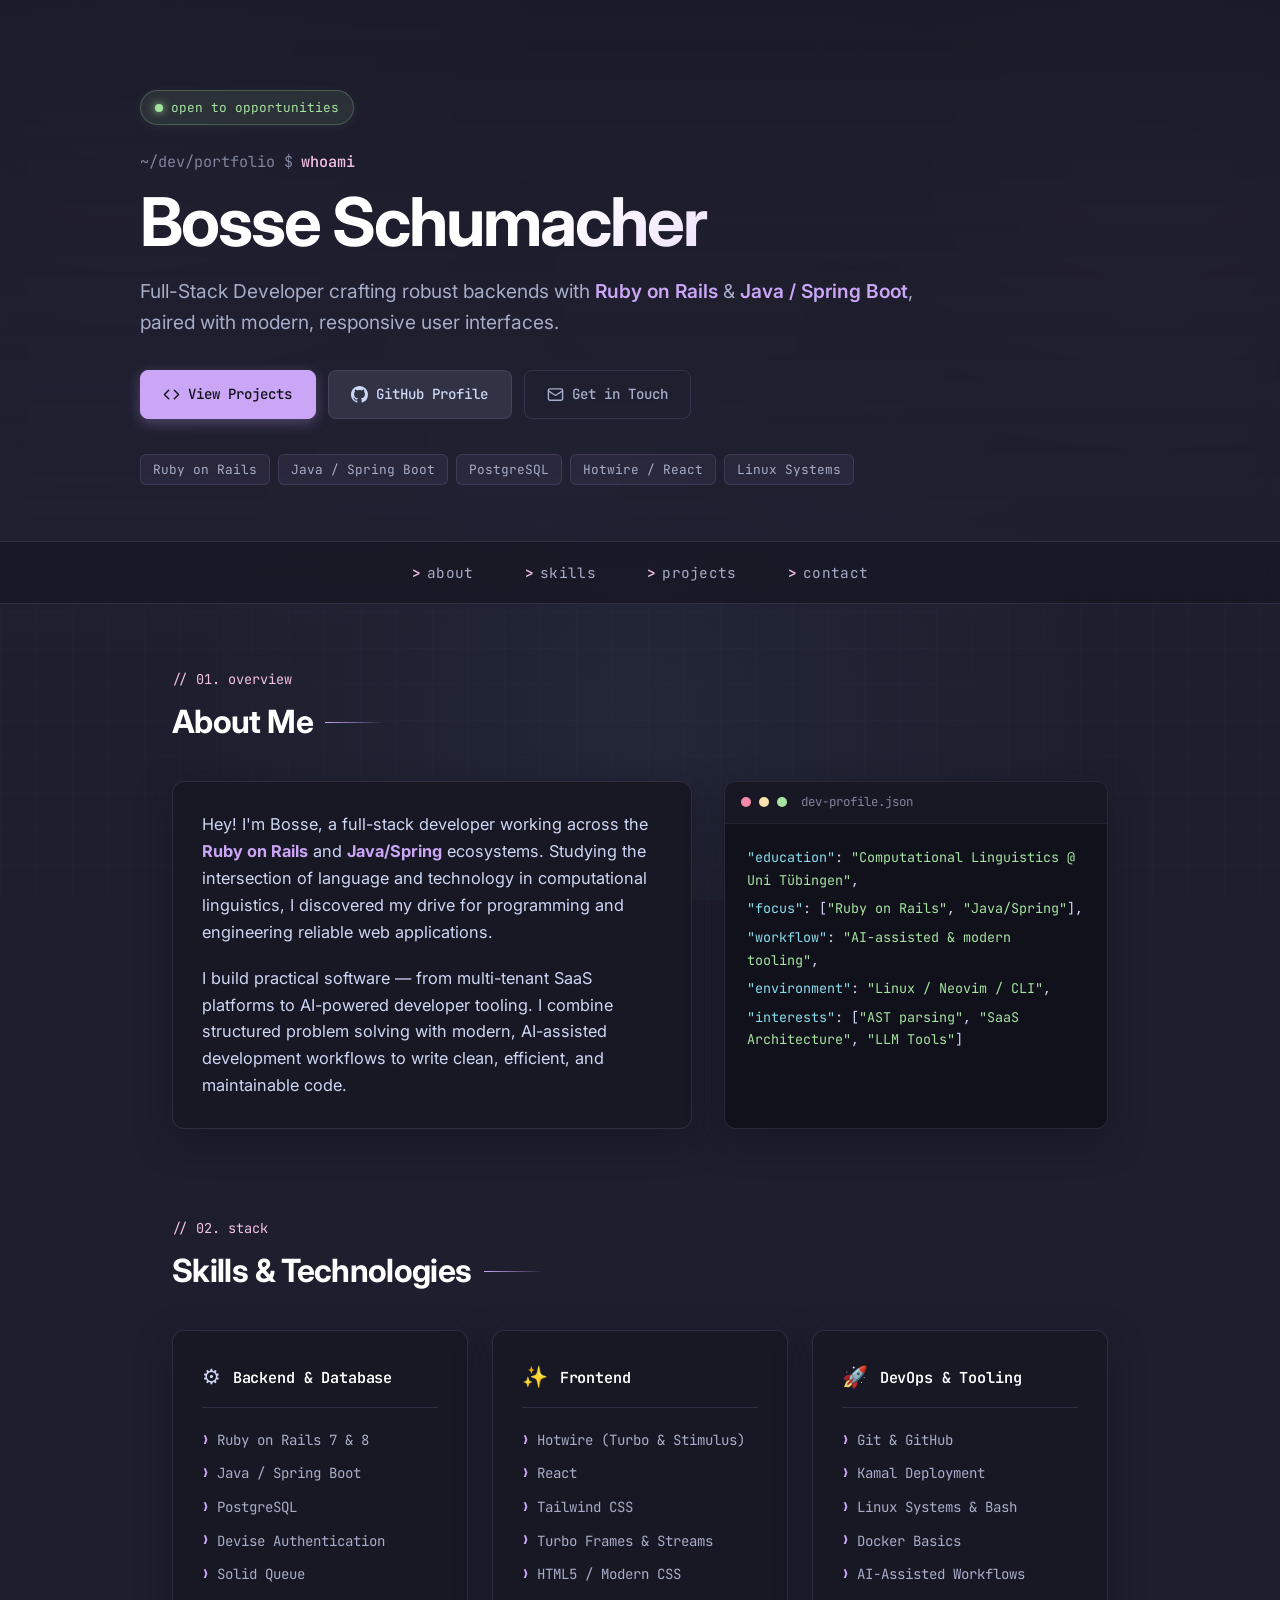
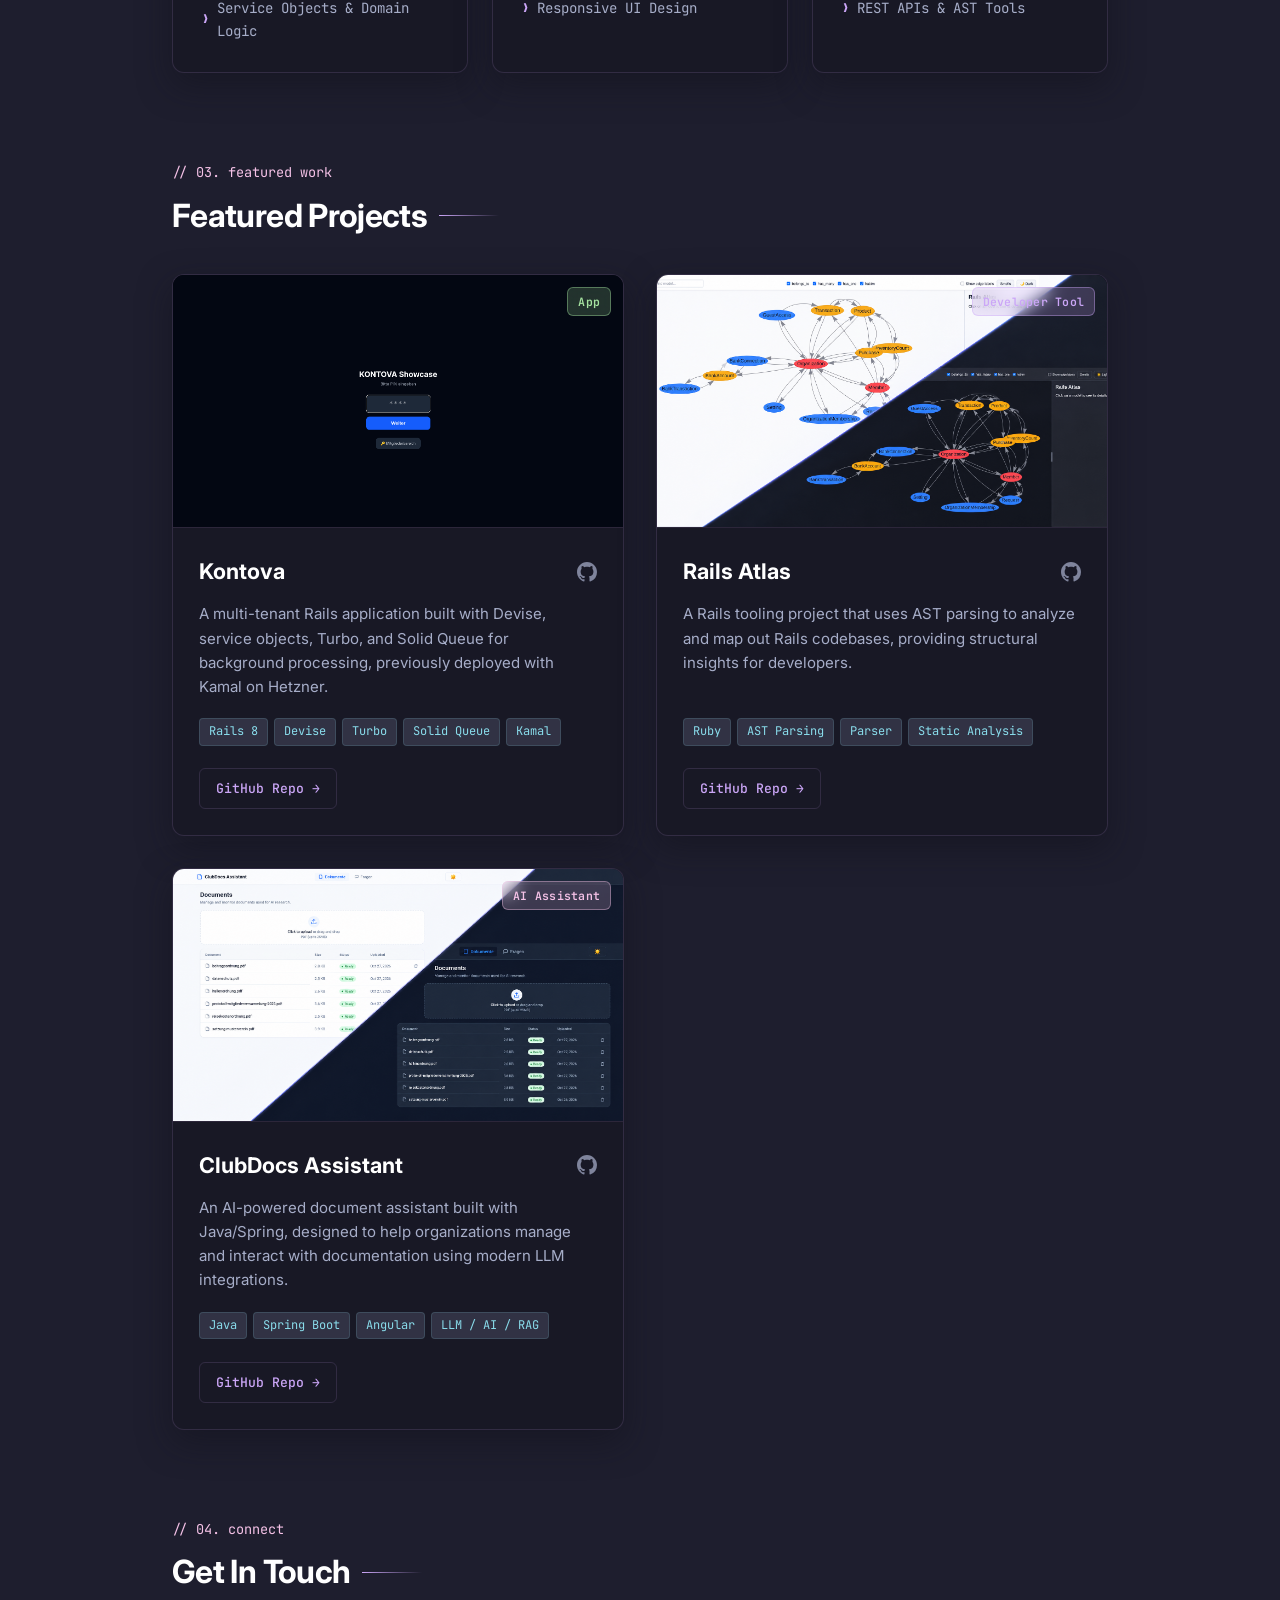
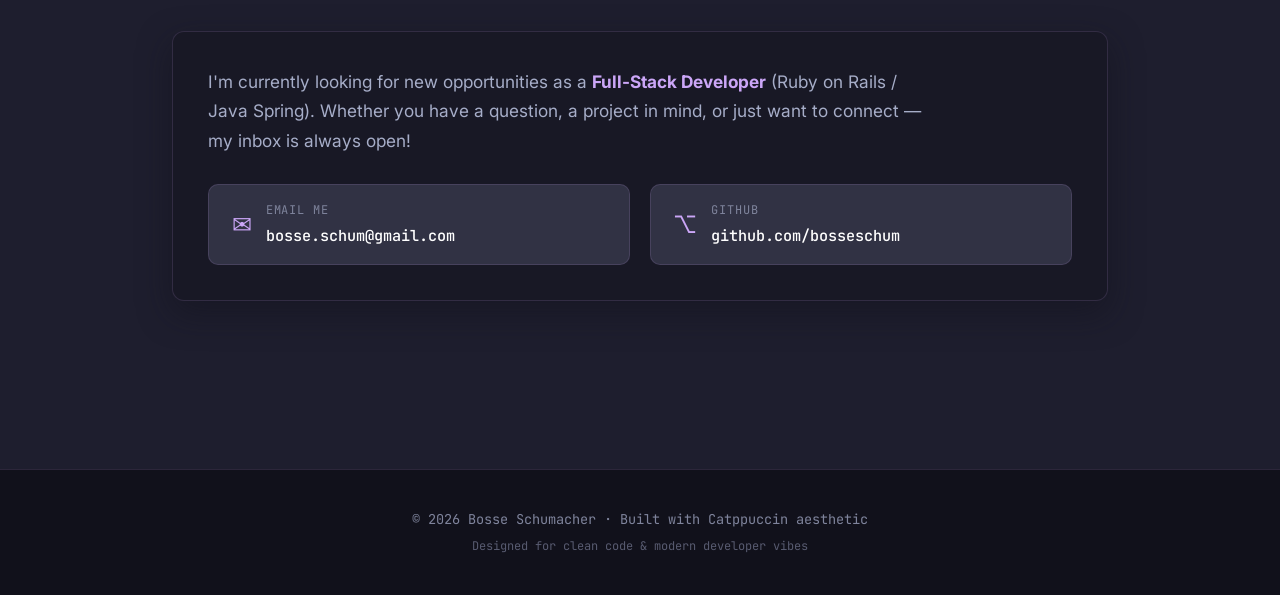
<file: index.html>
<!doctype html>
<html lang="en">
    <head>
        <meta charset="UTF-8" />
        <meta name="viewport" content="width=device-width, initial-scale=1.0" />
        <title>Bosse Schumacher &middot; Software Developer</title>
        <link rel="icon" type="image/svg+xml" href="./assets/favicon-bs.svg" />
        <link rel="preconnect" href="https://fonts.googleapis.com" />
        <link rel="preconnect" href="https://fonts.gstatic.com" crossorigin />
        <link
            href="https://fonts.googleapis.com/css2?family=Fira+Code:wght@400;500;600&family=Inter:wght@400;500;600;700&family=JetBrains+Mono:wght@400;500;600;700&display=swap"
            rel="stylesheet"
        />
        <link rel="stylesheet" href="style.css" />
    </head>

    <body>
        <header>
            <div class="header-inner">
                <div class="status-badge">
                    <span class="status-dot"></span>
                    <span>open to opportunities</span>
                </div>
                <div class="hero-intro">
                    <span class="prompt-prefix">~/dev/portfolio $</span>
                    <span class="typed-command">whoami</span>
                </div>
                <h1>Bosse Schumacher</h1>
                <p class="role">
                    Full-Stack Developer crafting robust backends with
                    <span class="highlight">Ruby on Rails</span> &amp;
                    <span class="highlight">Java / Spring Boot</span>, paired
                    with modern, responsive user interfaces.
                </p>

                <div class="quick-links">
                    <a href="#projects" class="btn btn-primary">
                        <svg class="btn-icon" viewBox="0 0 24 24" fill="none" stroke="currentColor" stroke-width="2" stroke-linecap="round" stroke-linejoin="round">
                            <polyline points="16 18 22 12 16 6"></polyline>
                            <polyline points="8 6 2 12 8 18"></polyline>
                        </svg>
                        View Projects
                    </a>
                    <a href="https://github.com/bosseschum" class="btn btn-secondary" target="_blank" rel="noopener noreferrer">
                        <svg class="btn-icon" viewBox="0 0 24 24" fill="currentColor">
                            <path d="M12 0C5.37 0 0 5.37 0 12c0 5.31 3.435 9.795 8.205 11.385.6.105.825-.255.825-.57 0-.285-.015-1.23-.015-2.235-3.015.555-3.795-.735-4.035-1.41-.135-.345-.72-1.41-1.23-1.695-.42-.225-1.02-.78-.015-.795.945-.015 1.62.87 1.845 1.23 1.08 1.815 2.805 1.305 3.495.99.105-.78.42-1.305.765-1.605-2.67-.3-5.46-1.335-5.46-5.925 0-1.305.465-2.385 1.23-3.225-.12-.3-.54-1.53.12-3.18 0 0 1.005-.315 3.3 1.23.96-.27 1.98-.405 3-.405s2.04.135 3 .405c2.295-1.56 3.3-1.23 3.3-1.23.66 1.65.24 2.88.12 3.18.765.84 1.23 1.905 1.23 3.225 0 4.605-2.805 5.625-5.475 5.925.435.375.81 1.095.81 2.22 0 1.605-.015 2.895-.015 3.3 0 .315.225.69.825.57A12.02 12.02 0 0024 12c0-6.63-5.37-12-12-12z"/>
                        </svg>
                        GitHub Profile
                    </a>
                    <a href="mailto:bosse.schum@gmail.com" class="btn btn-ghost">
                        <svg class="btn-icon" viewBox="0 0 24 24" fill="none" stroke="currentColor" stroke-width="2" stroke-linecap="round" stroke-linejoin="round">
                            <rect width="20" height="16" x="2" y="4" rx="2"></rect>
                            <path d="m22 7-8.97 5.7a1.94 1.94 0 0 1-2.06 0L2 7"></path>
                        </svg>
                        Get in Touch
                    </a>
                </div>

                <div class="tech-pills">
                    <span class="tech-pill">Ruby on Rails</span>
                    <span class="tech-pill">Java / Spring Boot</span>
                    <span class="tech-pill">PostgreSQL</span>
                    <span class="tech-pill">Hotwire / React</span>
                    <span class="tech-pill">Linux Systems</span>
                </div>
            </div>
        </header>

        <nav>
            <ul>
                <li>
                    <a href="#about"><span class="nav-symbol">&gt;</span> about</a>
                </li>
                <li>
                    <a href="#skills"><span class="nav-symbol">&gt;</span> skills</a>
                </li>
                <li>
                    <a href="#projects"><span class="nav-symbol">&gt;</span> projects</a>
                </li>
                <li>
                    <a href="#contact"><span class="nav-symbol">&gt;</span> contact</a>
                </li>
            </ul>
        </nav>

        <main class="container">
            <section id="about">
                <div class="section-header">
                    <span class="section-tag">// 01. overview</span>
                    <h2>About Me</h2>
                </div>
                <div class="about-content">
                    <div class="about-card main-bio">
                        <p>
                            Hey! I'm Bosse, a full-stack developer working across the
                            <strong>Ruby on Rails</strong> and <strong>Java/Spring</strong> ecosystems.
                            Studying the intersection of language and technology in computational linguistics,
                            I discovered my drive for programming and engineering reliable web applications.
                        </p>
                        <p>
                            I build practical software — from multi-tenant SaaS platforms to AI-powered developer tooling.
                            I combine structured problem solving with modern, AI-assisted development workflows to write clean,
                            efficient, and maintainable code.
                        </p>
                    </div>
                    <div class="about-card terminal-bio">
                        <div class="terminal-bar">
                            <span class="term-dot red"></span>
                            <span class="term-dot yellow"></span>
                            <span class="term-dot green"></span>
                            <span class="term-title">dev-profile.json</span>
                        </div>
                        <div class="terminal-body">
                            <div class="code-line"><span class="code-key">"education"</span>: <span class="code-str">"Computational Linguistics @ Uni Tübingen"</span>,</div>
                            <div class="code-line"><span class="code-key">"focus"</span>: [<span class="code-str">"Ruby on Rails"</span>, <span class="code-str">"Java/Spring"</span>],</div>
                            <div class="code-line"><span class="code-key">"workflow"</span>: <span class="code-str">"AI-assisted &amp; modern tooling"</span>,</div>
                            <div class="code-line"><span class="code-key">"environment"</span>: <span class="code-str">"Linux / Neovim / CLI"</span>,</div>
                            <div class="code-line"><span class="code-key">"interests"</span>: [<span class="code-str">"AST parsing"</span>, <span class="code-str">"SaaS Architecture"</span>, <span class="code-str">"LLM Tools"</span>]</div>
                        </div>
                    </div>
                </div>
            </section>

            <section id="skills">
                <div class="section-header">
                    <span class="section-tag">// 02. stack</span>
                    <h2>Skills &amp; Technologies</h2>
                </div>
                <div class="skills-grid">
                    <div class="skill-category">
                        <div class="skill-header">
                            <span class="skill-icon">⚙</span>
                            <h3>Backend &amp; Database</h3>
                        </div>
                        <ul class="skill-tags">
                            <li>Ruby on Rails 7 &amp; 8</li>
                            <li>Java / Spring Boot</li>
                            <li>PostgreSQL</li>
                            <li>Devise Authentication</li>
                            <li>Solid Queue</li>
                            <li>Service Objects &amp; Domain Logic</li>
                        </ul>
                    </div>
                    <div class="skill-category">
                        <div class="skill-header">
                            <span class="skill-icon">✨</span>
                            <h3>Frontend</h3>
                        </div>
                        <ul class="skill-tags">
                            <li>Hotwire (Turbo &amp; Stimulus)</li>
                            <li>React</li>
                            <li>Tailwind CSS</li>
                            <li>Turbo Frames &amp; Streams</li>
                            <li>HTML5 / Modern CSS</li>
                            <li>Responsive UI Design</li>
                        </ul>
                    </div>
                    <div class="skill-category">
                        <div class="skill-header">
                            <span class="skill-icon">🚀</span>
                            <h3>DevOps &amp; Tooling</h3>
                        </div>
                        <ul class="skill-tags">
                            <li>Git &amp; GitHub</li>
                            <li>Kamal Deployment</li>
                            <li>Linux Systems &amp; Bash</li>
                            <li>Docker Basics</li>
                            <li>AI-Assisted Workflows</li>
                            <li>REST APIs &amp; AST Tools</li>
                        </ul>
                    </div>
                </div>
            </section>

            <section id="projects">
                <div class="section-header">
                    <span class="section-tag">// 03. featured work</span>
                    <h2>Featured Projects</h2>
                </div>
                <div class="projects-grid">
                    <article class="project-card">
                        <div class="project-image-wrap">
                            <img
                                src="assets/kontova.png"
                                alt="Kontova project screenshot"
                                loading="lazy"
                            />
                            <div class="project-badge live-badge">App</div>
                        </div>
                        <div class="project-content">
                            <div class="project-top">
                                <h3>Kontova</h3>
                                <a
                                    href="https://github.com/bosseschum/kontova"
                                    class="repo-icon-link"
                                    target="_blank"
                                    rel="noopener noreferrer"
                                    aria-label="GitHub Repository"
                                >
                                    <svg viewBox="0 0 24 24" fill="currentColor">
                                        <path d="M12 0C5.37 0 0 5.37 0 12c0 5.31 3.435 9.795 8.205 11.385.6.105.825-.255.825-.57 0-.285-.015-1.23-.015-2.235-3.015.555-3.795-.735-4.035-1.41-.135-.345-.72-1.41-1.23-1.695-.42-.225-1.02-.78-.015-.795.945-.015 1.62.87 1.845 1.23 1.08 1.815 2.805 1.305 3.495.99.105-.78.42-1.305.765-1.605-2.67-.3-5.46-1.335-5.46-5.925 0-1.305.465-2.385 1.23-3.225-.12-.3-.54-1.53.12-3.18 0 0 1.005-.315 3.3 1.23.96-.27 1.98-.405 3-.405s2.04.135 3 .405c2.295-1.56 3.3-1.23 3.3-1.23.66 1.65.24 2.88.12 3.18.765.84 1.23 1.905 1.23 3.225 0 4.605-2.805 5.625-5.475 5.925.435.375.81 1.095.81 2.22 0 1.605-.015 2.895-.015 3.3 0 .315.225.69.825.57A12.02 12.02 0 0024 12c0-6.63-5.37-12-12-12z"/>
                                    </svg>
                                </a>
                            </div>
                            <p>
                                A multi-tenant Rails application built with
                                Devise, service objects, Turbo, and Solid Queue
                                for background processing, previously deployed with Kamal
                                on Hetzner.
                            </p>
                            <div class="project-tags">
                                <span>Rails 8</span>
                                <span>Devise</span>
                                <span>Turbo</span>
                                <span>Solid Queue</span>
                                <span>Kamal</span>
                            </div>
                            <div class="project-actions">
                                <a
                                    href="https://github.com/bosseschum/kontova"
                                    class="btn btn-card"
                                    target="_blank"
                                    rel="noopener noreferrer"
                                >
                                    GitHub Repo &rarr;
                                </a>
                            </div>
                        </div>
                    </article>

                    <article class="project-card">
                        <div class="project-image-wrap">
                            <img
                                src="assets/atlas.png"
                                alt="Rails Atlas project screenshot"
                                loading="lazy"
                            />
                            <div class="project-badge tool-badge">Developer Tool</div>
                        </div>
                        <div class="project-content">
                            <div class="project-top">
                                <h3>Rails Atlas</h3>
                                <a
                                    href="https://github.com/bosseschum/rails-atlas"
                                    class="repo-icon-link"
                                    target="_blank"
                                    rel="noopener noreferrer"
                                    aria-label="GitHub Repository"
                                >
                                    <svg viewBox="0 0 24 24" fill="currentColor">
                                        <path d="M12 0C5.37 0 0 5.37 0 12c0 5.31 3.435 9.795 8.205 11.385.6.105.825-.255.825-.57 0-.285-.015-1.23-.015-2.235-3.015.555-3.795-.735-4.035-1.41-.135-.345-.72-1.41-1.23-1.695-.42-.225-1.02-.78-.015-.795.945-.015 1.62.87 1.845 1.23 1.08 1.815 2.805 1.305 3.495.99.105-.78.42-1.305.765-1.605-2.67-.3-5.46-1.335-5.46-5.925 0-1.305.465-2.385 1.23-3.225-.12-.3-.54-1.53.12-3.18 0 0 1.005-.315 3.3 1.23.96-.27 1.98-.405 3-.405s2.04.135 3 .405c2.295-1.56 3.3-1.23 3.3-1.23.66 1.65.24 2.88.12 3.18.765.84 1.23 1.905 1.23 3.225 0 4.605-2.805 5.625-5.475 5.925.435.375.81 1.095.81 2.22 0 1.605-.015 2.895-.015 3.3 0 .315.225.69.825.57A12.02 12.02 0 0024 12c0-6.63-5.37-12-12-12z"/>
                                    </svg>
                                </a>
                            </div>
                            <p>
                                A Rails tooling project that uses AST parsing to
                                analyze and map out Rails codebases, providing structural insights for developers.
                            </p>
                            <div class="project-tags">
                                <span>Ruby</span>
                                <span>AST Parsing</span>
                                <span>Parser</span>
                                <span>Static Analysis</span>
                            </div>
                            <div class="project-actions">
                                <a
                                    href="https://github.com/bosseschum/rails-atlas"
                                    class="btn btn-card"
                                    target="_blank"
                                    rel="noopener noreferrer"
                                >
                                    GitHub Repo &rarr;
                                </a>
                            </div>
                        </div>
                    </article>

                    <article class="project-card">
                        <div class="project-image-wrap">
                            <img
                                src="assets/clubdocs-assistant.png"
                                alt="ClubDocs Assistant project screenshot"
                                loading="lazy"
                            />
                            <div class="project-badge ai-badge">AI Assistant</div>
                        </div>
                        <div class="project-content">
                            <div class="project-top">
                                <h3>ClubDocs Assistant</h3>
                                <a
                                    href="https://github.com/bosseschum/clubdocs-assistant"
                                    class="repo-icon-link"
                                    target="_blank"
                                    rel="noopener noreferrer"
                                    aria-label="GitHub Repository"
                                >
                                    <svg viewBox="0 0 24 24" fill="currentColor">
                                        <path d="M12 0C5.37 0 0 5.37 0 12c0 5.31 3.435 9.795 8.205 11.385.6.105.825-.255.825-.57 0-.285-.015-1.23-.015-2.235-3.015.555-3.795-.735-4.035-1.41-.135-.345-.72-1.41-1.23-1.695-.42-.225-1.02-.78-.015-.795.945-.015 1.62.87 1.845 1.23 1.08 1.815 2.805 1.305 3.495.99.105-.78.42-1.305.765-1.605-2.67-.3-5.46-1.335-5.46-5.925 0-1.305.465-2.385 1.23-3.225-.12-.3-.54-1.53.12-3.18 0 0 1.005-.315 3.3 1.23.96-.27 1.98-.405 3-.405s2.04.135 3 .405c2.295-1.56 3.3-1.23 3.3-1.23.66 1.65.24 2.88.12 3.18.765.84 1.23 1.905 1.23 3.225 0 4.605-2.805 5.625-5.475 5.925.435.375.81 1.095.81 2.22 0 1.605-.015 2.895-.015 3.3 0 .315.225.69.825.57A12.02 12.02 0 0024 12c0-6.63-5.37-12-12-12z"/>
                                    </svg>
                                </a>
                            </div>
                            <p>
                                An AI-powered document assistant built with
                                Java/Spring, designed to help organizations
                                manage and interact with documentation using modern LLM integrations.
                            </p>
                            <div class="project-tags">
                                <span>Java</span>
                                <span>Spring Boot</span>
                                <span>Angular</span>
                                <span>LLM / AI / RAG</span>
                            </div>
                            <div class="project-actions">
                                <a
                                    href="https://github.com/bosseschum/clubdocs-assistant"
                                    class="btn btn-card"
                                    target="_blank"
                                    rel="noopener noreferrer"
                                >
                                    GitHub Repo &rarr;
                                </a>
                            </div>
                        </div>
                    </article>
                </div>
            </section>

            <section id="contact">
                <div class="section-header">
                    <span class="section-tag">// 04. connect</span>
                    <h2>Get In Touch</h2>
                </div>
                <div class="contact-card">
                    <p class="lead">
                        I'm currently looking for new opportunities as a <strong>Full-Stack Developer</strong> (Ruby on Rails / Java Spring).
                        Whether you have a question, a project in mind, or just want to connect — my inbox is always open!
                    </p>
                    <div class="contact-links">
                        <a href="mailto:bosse.schum@gmail.com" class="contact-btn email-btn">
                            <span class="contact-btn-icon">✉</span>
                            <div>
                                <span class="contact-btn-label">Email Me</span>
                                <span class="contact-btn-val">bosse.schum@gmail.com</span>
                            </div>
                        </a>
                        <a href="https://github.com/bosseschum" class="contact-btn github-btn" target="_blank" rel="noopener noreferrer">
                            <span class="contact-btn-icon">⌥</span>
                            <div>
                                <span class="contact-btn-label">GitHub</span>
                                <span class="contact-btn-val">github.com/bosseschum</span>
                            </div>
                        </a>
                    </div>
                </div>
            </section>
        </main>

        <footer>
            <div class="footer-inner">
                <p>&copy; 2026 Bosse Schumacher &middot; Built with Catppuccin aesthetic</p>
                <p class="footer-sub">Designed for clean code &amp; modern developer vibes</p>
            </div>
        </footer>
    </body>
</html>
</file>
<file: style.css>
/* ==========================================================================
   Catppuccin Mocha Palette & Variables
   ========================================================================== */

:root {
    /* Catppuccin Mocha Core */
    --ctp-crust: #11111b;
    --ctp-mantle: #181825;
    --ctp-base: #1e1e2e;
    --ctp-surface0: #313244;
    --ctp-surface1: #45475a;
    --ctp-surface2: #585b70;
    --ctp-overlay0: #6c7086;
    --ctp-overlay1: #7f849c;
    --ctp-subtext0: #a6adc8;
    --ctp-subtext1: #bac2de;
    --ctp-text: #cdd6f4;

    /* Accents */
    --ctp-mauve: #cba6f7;
    --ctp-pink: #f5c2e7;
    --ctp-sapphire: #74c7ec;
    --ctp-sky: #89dceb;
    --ctp-teal: #94e2d5;
    --ctp-green: #a6e3a1;
    --ctp-yellow: #f9e2af;
    --ctp-peach: #fab387;
    --ctp-red: #f38ba8;
    --ctp-lavender: #b4befe;

    /* Semantic mappings */
    --bg-main: var(--ctp-base);
    --bg-card: var(--ctp-mantle);
    --bg-card-hover: var(--ctp-surface0);
    --border-dim: rgba(203, 166, 247, 0.14);
    --border-bright: rgba(203, 166, 247, 0.35);
    --accent-primary: var(--ctp-mauve);
    --accent-secondary: var(--ctp-pink);
    --accent-cyan: var(--ctp-sky);
    --accent-green: var(--ctp-green);
    --accent-peach: var(--ctp-peach);
    --text-primary: var(--ctp-text);
    --text-muted: var(--ctp-subtext0);
    --text-dim: var(--ctp-overlay1);

    /* Fonts */
    --font-sans: "Inter", -apple-system, BlinkMacSystemFont, "Segoe UI", Roboto, sans-serif;
    --font-mono: "JetBrains Mono", "Fira Code", monospace;

    /* Glows & Shadows */
    --glow-mauve: 0 0 24px rgba(203, 166, 247, 0.18);
    --glow-card: 0 12px 32px rgba(17, 17, 27, 0.5);
}

/* ==========================================================================
   Reset & Base Styles
   ========================================================================== */

* {
    margin: 0;
    padding: 0;
    box-sizing: border-box;
}

html {
    scroll-behavior: smooth;
}

body {
    font-family: var(--font-sans), serif;
    line-height: 1.65;
    color: var(--text-primary);
    background-color: var(--bg-main);
    background-image:
        radial-gradient(at 10% 10%, rgba(203, 166, 247, 0.08) 0px, transparent 50%),
        radial-gradient(at 90% 20%, rgba(245, 194, 231, 0.06) 0px, transparent 40%),
        radial-gradient(at 50% 80%, rgba(116, 199, 236, 0.05) 0px, transparent 50%),
        linear-gradient(rgba(203, 166, 247, 0.02) 1px, transparent 1px),
        linear-gradient(90deg, rgba(203, 166, 247, 0.02) 1px, transparent 1px);
    background-size: 100% 100%, 100% 100%, 100% 100%, 36px 36px, 36px 36px;
    background-attachment: fixed;
    -webkit-font-smoothing: antialiased;
    min-height: 100vh;
}

a {
    color: inherit;
    text-decoration: none;
}

::selection {
    background: var(--ctp-mauve);
    color: var(--ctp-crust);
}

:focus-visible {
    outline: 2px solid var(--accent-primary);
    outline-offset: 3px;
}

/* ==========================================================================
   Header / Hero Section
   ========================================================================== */

header {
    position: relative;
    padding: 90px 2rem 56px;
    border-bottom: 1px solid var(--border-dim);
    background: linear-gradient(180deg, rgba(24, 24, 37, 0.75) 0%, rgba(30, 30, 46, 0.4) 100%);
    backdrop-filter: blur(12px);
    -webkit-backdrop-filter: blur(12px);
    opacity: 0;
    transform: translateY(12px);
    animation: fadeInRise 0.6s cubic-bezier(0.16, 1, 0.3, 1) forwards;
}

@keyframes fadeInRise {
    to {
        opacity: 1;
        transform: translateY(0);
    }
}

.header-inner {
    max-width: 1000px;
    margin: 0 auto;
}

.status-badge {
    display: inline-flex;
    align-items: center;
    gap: 8px;
    padding: 6px 14px;
    background: rgba(166, 227, 161, 0.1);
    border: 1px solid rgba(166, 227, 161, 0.25);
    border-radius: 9999px;
    font-family: var(--font-mono);
    font-size: 0.8rem;
    color: var(--accent-green);
    margin-bottom: 24px;
    box-shadow: 0 2px 10px rgba(166, 227, 161, 0.08);
}

.status-dot {
    width: 8px;
    height: 8px;
    background: var(--accent-green);
    border-radius: 50%;
    box-shadow: 0 0 8px var(--accent-green);
    animation: pulseDot 2s infinite ease-in-out;
}

@keyframes pulseDot {
    0%, 100% { opacity: 1; transform: scale(1); }
    50% { opacity: 0.4; transform: scale(0.85); }
}

.hero-intro {
    font-family: var(--font-mono);
    font-size: 0.95rem;
    color: var(--accent-primary);
    margin-bottom: 12px;
    display: flex;
    align-items: center;
    gap: 8px;
}

.prompt-prefix {
    color: var(--ctp-overlay1);
}

.typed-command {
    color: var(--accent-secondary);
    font-weight: 500;
}

header h1 {
    font-family: var(--font-sans);
    font-weight: 700;
    font-size: clamp(2.5rem, 6.5vw, 4.2rem);
    letter-spacing: -0.03em;
    line-height: 1.08;
    color: #ffffff;
    margin-bottom: 1.1rem;
    background: linear-gradient(135deg, #ffffff 40%, var(--ctp-mauve) 100%);
    -webkit-background-clip: text;
    -webkit-text-fill-color: transparent;
}

header p.role {
    font-size: 1.2rem;
    color: var(--text-muted);
    max-width: 65ch;
    line-height: 1.6;
    margin-bottom: 2rem;
}

.highlight {
    color: var(--ctp-mauve);
    font-weight: 600;
}

.quick-links {
    display: flex;
    flex-wrap: wrap;
    gap: 12px;
    margin-bottom: 2.2rem;
}

.btn {
    display: inline-flex;
    align-items: center;
    gap: 8px;
    padding: 0.75rem 1.4rem;
    border-radius: 8px;
    font-family: var(--font-mono);
    font-size: 0.88rem;
    font-weight: 500;
    cursor: pointer;
    transition: all 0.22s ease;
    text-decoration: none;
}

.btn-icon {
    width: 17px;
    height: 17px;
}

.btn-primary {
    background: var(--accent-primary);
    color: var(--ctp-crust);
    border: 1px solid var(--accent-primary);
    box-shadow: 0 4px 14px rgba(203, 166, 247, 0.3);
}

.btn-primary:hover {
    background: #d8b4fe;
    box-shadow: 0 6px 20px rgba(203, 166, 247, 0.45);
    transform: translateY(-2px);
}

.btn-secondary {
    background: var(--ctp-surface0);
    color: var(--text-primary);
    border: 1px solid var(--border-dim);
}

.btn-secondary:hover {
    background: var(--ctp-surface1);
    border-color: var(--border-bright);
    color: #ffffff;
    transform: translateY(-2px);
}

.btn-ghost {
    background: transparent;
    color: var(--text-muted);
    border: 1px solid var(--border-dim);
}

.btn-ghost:hover {
    background: rgba(203, 166, 247, 0.08);
    color: var(--accent-primary);
    border-color: var(--accent-primary);
    transform: translateY(-2px);
}

.tech-pills {
    display: flex;
    flex-wrap: wrap;
    gap: 8px;
}

.tech-pill {
    font-family: var(--font-mono);
    font-size: 0.8rem;
    padding: 4px 12px;
    background: rgba(203, 166, 247, 0.06);
    border: 1px solid var(--border-dim);
    color: var(--text-muted);
    border-radius: 6px;
    transition: border-color 0.2s, color 0.2s;
}

.tech-pill:hover {
    border-color: var(--accent-primary);
    color: var(--accent-primary);
}

/* ==========================================================================
   Navigation
   ========================================================================== */

nav {
    background: rgba(24, 24, 37, 0.85);
    padding: 0.9rem 1rem;
    position: sticky;
    top: 0;
    z-index: 100;
    border-bottom: 1px solid var(--border-dim);
    backdrop-filter: blur(12px);
    -webkit-backdrop-filter: blur(12px);
}

nav ul {
    list-style: none;
    display: flex;
    justify-content: center;
    gap: 2.2rem;
    flex-wrap: wrap;
    max-width: 1000px;
    margin: 0 auto;
}

nav a {
    color: var(--text-muted);
    font-family: var(--font-mono);
    font-size: 0.9rem;
    letter-spacing: 0.02em;
    transition: color 0.2s, transform 0.2s;
    display: inline-flex;
    align-items: center;
    gap: 6px;
    padding: 4px 8px;
    border-radius: 4px;
}

.nav-symbol {
    color: var(--accent-secondary);
    font-weight: 600;
}

nav a:hover {
    color: var(--accent-primary);
    background: rgba(203, 166, 247, 0.08);
}

/* ==========================================================================
   Main Container & Layout
   ========================================================================== */

.container {
    max-width: 1000px;
    margin: 0 auto;
    padding: 4rem 2rem 5rem;
}

section {
    margin-bottom: 5.5rem;
}

.section-header {
    margin-bottom: 2rem;
}

.section-tag {
    font-family: var(--font-mono);
    font-size: 0.85rem;
    color: var(--accent-secondary);
    display: block;
    margin-bottom: 6px;
}

h2 {
    font-family: var(--font-sans);
    font-weight: 700;
    font-size: 2rem;
    letter-spacing: -0.02em;
    color: #ffffff;
    display: inline-flex;
    align-items: center;
    gap: 12px;
}

h2::after {
    content: "";
    height: 1px;
    width: 60px;
    background: linear-gradient(90deg, var(--accent-primary), transparent);
}

/* ==========================================================================
   About Section
   ========================================================================== */

.about-content {
    display: grid;
    grid-template-columns: 1.15fr 0.85fr;
    gap: 2rem;
    align-items: stretch;
}

.about-card {
    background: var(--bg-card);
    border: 1px solid var(--border-dim);
    border-radius: 12px;
    padding: 1.8rem;
    box-shadow: var(--glow-card);
}

.main-bio {
    display: flex;
    flex-direction: column;
    justify-content: center;
    gap: 1.2rem;
    font-size: 1.02rem;
    color: var(--text-primary);
}

.main-bio strong {
    color: var(--accent-primary);
}

.terminal-bio {
    background: var(--ctp-crust);
    padding: 0;
    overflow: hidden;
    display: flex;
    flex-direction: column;
}

.terminal-bar {
    background: var(--ctp-mantle);
    padding: 10px 16px;
    border-bottom: 1px solid rgba(255, 255, 255, 0.05);
    display: flex;
    align-items: center;
    gap: 8px;
}

.term-dot {
    width: 10px;
    height: 10px;
    border-radius: 50%;
}

.term-dot.red { background: var(--ctp-red); }
.term-dot.yellow { background: var(--ctp-yellow); }
.term-dot.green { background: var(--ctp-green); }

.term-title {
    font-family: var(--font-mono);
    font-size: 0.78rem;
    color: var(--text-dim);
    margin-left: 6px;
}

.terminal-body {
    padding: 1.4rem;
    font-family: var(--font-mono);
    font-size: 0.84rem;
    line-height: 1.7;
    flex: 1;
}

.code-line {
    margin-bottom: 0.35rem;
    word-break: break-word;
}

.code-key {
    color: var(--accent-cyan);
}

.code-str {
    color: var(--accent-green);
}

/* ==========================================================================
   Skills Section
   ========================================================================== */

.skills-grid {
    display: grid;
    grid-template-columns: repeat(auto-fit, minmax(280px, 1fr));
    gap: 1.5rem;
}

.skill-category {
    background: var(--bg-card);
    border: 1px solid var(--border-dim);
    border-radius: 12px;
    padding: 1.8rem;
    transition: transform 0.25s ease, border-color 0.25s ease, box-shadow 0.25s ease;
    box-shadow: var(--glow-card);
}

.skill-category:hover {
    transform: translateY(-4px);
    border-color: var(--border-bright);
    box-shadow: var(--glow-mauve);
}

.skill-header {
    display: flex;
    align-items: center;
    gap: 12px;
    margin-bottom: 1.3rem;
    border-bottom: 1px solid var(--border-dim);
    padding-bottom: 0.8rem;
}

.skill-icon {
    font-size: 1.3rem;
}

.skill-category h3 {
    font-family: var(--font-mono);
    font-size: 0.95rem;
    font-weight: 600;
    color: #ffffff;
    letter-spacing: -0.01em;
}

.skill-tags {
    list-style: none;
    display: flex;
    flex-direction: column;
    gap: 0.65rem;
}

.skill-tags li {
    font-family: var(--font-mono);
    font-size: 0.88rem;
    color: var(--text-muted);
    display: flex;
    align-items: center;
    gap: 8px;
}

.skill-tags li::before {
    content: "❯";
    color: var(--accent-primary);
    font-size: 0.75rem;
}

/* ==========================================================================
   Projects Section
   ========================================================================== */

.projects-grid {
    display: grid;
    grid-template-columns: repeat(auto-fit, minmax(300px, 1fr));
    gap: 2rem;
}

.project-card {
    background: var(--bg-card);
    border: 1px solid var(--border-dim);
    border-radius: 12px;
    overflow: hidden;
    display: flex;
    flex-direction: column;
    transition: transform 0.28s ease, border-color 0.28s ease, box-shadow 0.28s ease;
    box-shadow: var(--glow-card);
}

.project-card:hover {
    transform: translateY(-6px);
    border-color: var(--border-bright);
    box-shadow: 0 16px 36px rgba(17, 17, 27, 0.7), var(--glow-mauve);
}

.project-image-wrap {
    position: relative;
    width: 100%;
    aspect-ratio: 16 / 9;
    background: var(--ctp-crust);
    overflow: hidden;
    border-bottom: 1px solid var(--border-dim);
}

.project-image-wrap img {
    width: 100%;
    height: 100%;
    object-fit: cover;
    transition: transform 0.45s ease;
}

.project-card:hover .project-image-wrap img {
    transform: scale(1.05);
}

.project-badge {
    position: absolute;
    top: 12px;
    right: 12px;
    padding: 4px 10px;
    border-radius: 6px;
    font-family: var(--font-mono);
    font-size: 0.72rem;
    font-weight: 600;
    letter-spacing: 0.02em;
    backdrop-filter: blur(8px);
}

.live-badge {
    background: rgba(166, 227, 161, 0.2);
    border: 1px solid rgba(166, 227, 161, 0.4);
    color: var(--accent-green);
}

.tool-badge {
    background: rgba(203, 166, 247, 0.2);
    border: 1px solid rgba(203, 166, 247, 0.4);
    color: var(--accent-primary);
}

.ai-badge {
    background: rgba(245, 194, 231, 0.2);
    border: 1px solid rgba(245, 194, 231, 0.4);
    color: var(--accent-secondary);
}

.project-content {
    padding: 1.6rem;
    display: flex;
    flex-direction: column;
    flex: 1;
}

.project-top {
    display: flex;
    align-items: center;
    justify-content: space-between;
    margin-bottom: 0.8rem;
}

.project-top h3 {
    font-family: var(--font-sans);
    font-weight: 700;
    font-size: 1.35rem;
    color: #ffffff;
}

.repo-icon-link {
    color: var(--text-dim);
    transition: color 0.2s, transform 0.2s;
    display: flex;
    align-items: center;
}

.repo-icon-link svg {
    width: 20px;
    height: 20px;
}

.repo-icon-link:hover {
    color: var(--accent-primary);
    transform: scale(1.15);
}

.project-content p {
    color: var(--text-muted);
    font-size: 0.94rem;
    line-height: 1.6;
    margin-bottom: 1.2rem;
    flex: 1;
}

.project-tags {
    display: flex;
    flex-wrap: wrap;
    gap: 6px;
    margin-bottom: 1.4rem;
}

.project-tags span {
    font-family: var(--font-mono);
    font-size: 0.75rem;
    padding: 3px 9px;
    background: var(--ctp-surface0);
    color: var(--accent-cyan);
    border: 1px solid rgba(137, 220, 235, 0.15);
    border-radius: 4px;
}

.project-actions {
    margin-top: auto;
}

.btn-card {
    display: inline-flex;
    align-items: center;
    padding: 0.55rem 1rem;
    background: transparent;
    color: var(--accent-primary);
    border: 1px solid var(--border-dim);
    border-radius: 6px;
    font-family: var(--font-mono);
    font-size: 0.82rem;
    font-weight: 500;
    transition: all 0.2s ease;
}

.btn-card:hover {
    background: rgba(203, 166, 247, 0.12);
    border-color: var(--accent-primary);
    transform: translateX(3px);
}

/* ==========================================================================
   Contact Section
   ========================================================================== */

.contact-card {
    background: var(--bg-card);
    border: 1px solid var(--border-dim);
    border-radius: 12px;
    padding: 2.2rem;
    box-shadow: var(--glow-card);
}

.contact-card p.lead {
    font-size: 1.08rem;
    color: var(--text-muted);
    max-width: 65ch;
    margin-bottom: 1.8rem;
    line-height: 1.7;
}

.contact-card strong {
    color: var(--accent-primary);
}

.contact-links {
    display: flex;
    flex-wrap: wrap;
    gap: 1.2rem;
}

.contact-btn {
    display: flex;
    align-items: center;
    gap: 14px;
    padding: 1rem 1.4rem;
    background: var(--ctp-surface0);
    border: 1px solid var(--border-dim);
    border-radius: 10px;
    text-decoration: none;
    transition: all 0.22s ease;
    flex: 1;
    min-width: 240px;
}

.contact-btn:hover {
    background: var(--ctp-surface1);
    border-color: var(--accent-primary);
    transform: translateY(-3px);
    box-shadow: var(--glow-mauve);
}

.contact-btn-icon {
    font-size: 1.5rem;
    color: var(--accent-primary);
}

.contact-btn-label {
    display: block;
    font-family: var(--font-mono);
    font-size: 0.75rem;
    text-transform: uppercase;
    letter-spacing: 0.08em;
    color: var(--text-dim);
    margin-bottom: 2px;
}

.contact-btn-val {
    display: block;
    font-family: var(--font-mono);
    font-size: 0.95rem;
    color: #ffffff;
    font-weight: 500;
}

/* ==========================================================================
   Footer
   ========================================================================== */

footer {
    background: var(--ctp-crust);
    color: var(--text-dim);
    text-align: center;
    padding: 2.4rem 1.5rem;
    border-top: 1px solid var(--border-dim);
    font-family: var(--font-mono);
    font-size: 0.85rem;
}

.footer-inner {
    max-width: 1000px;
    margin: 0 auto;
    display: flex;
    flex-direction: column;
    gap: 6px;
}

.footer-sub {
    font-size: 0.75rem;
    color: var(--ctp-surface2);
}

/* ==========================================================================
   Responsive & Accessibility
   ========================================================================== */

@media (prefers-reduced-motion: reduce) {
    header,
    .project-card,
    .skill-category,
    .contact-btn,
    .status-dot {
        animation: none !important;
        transition: none !important;
        transform: none !important;
    }
}

@media (max-width: 768px) {
    header {
        padding: 60px 1.5rem 40px;
    }

    .about-content {
        grid-template-columns: 1fr;
    }

    nav ul {
        gap: 1.2rem;
    }

    .container {
        padding: 2.5rem 1.5rem 3.5rem;
    }

    .quick-links {
        flex-direction: column;
        align-items: stretch;
    }

    .btn {
        justify-content: center;
    }

    .contact-links {
        flex-direction: column;
    }
}
</file>
